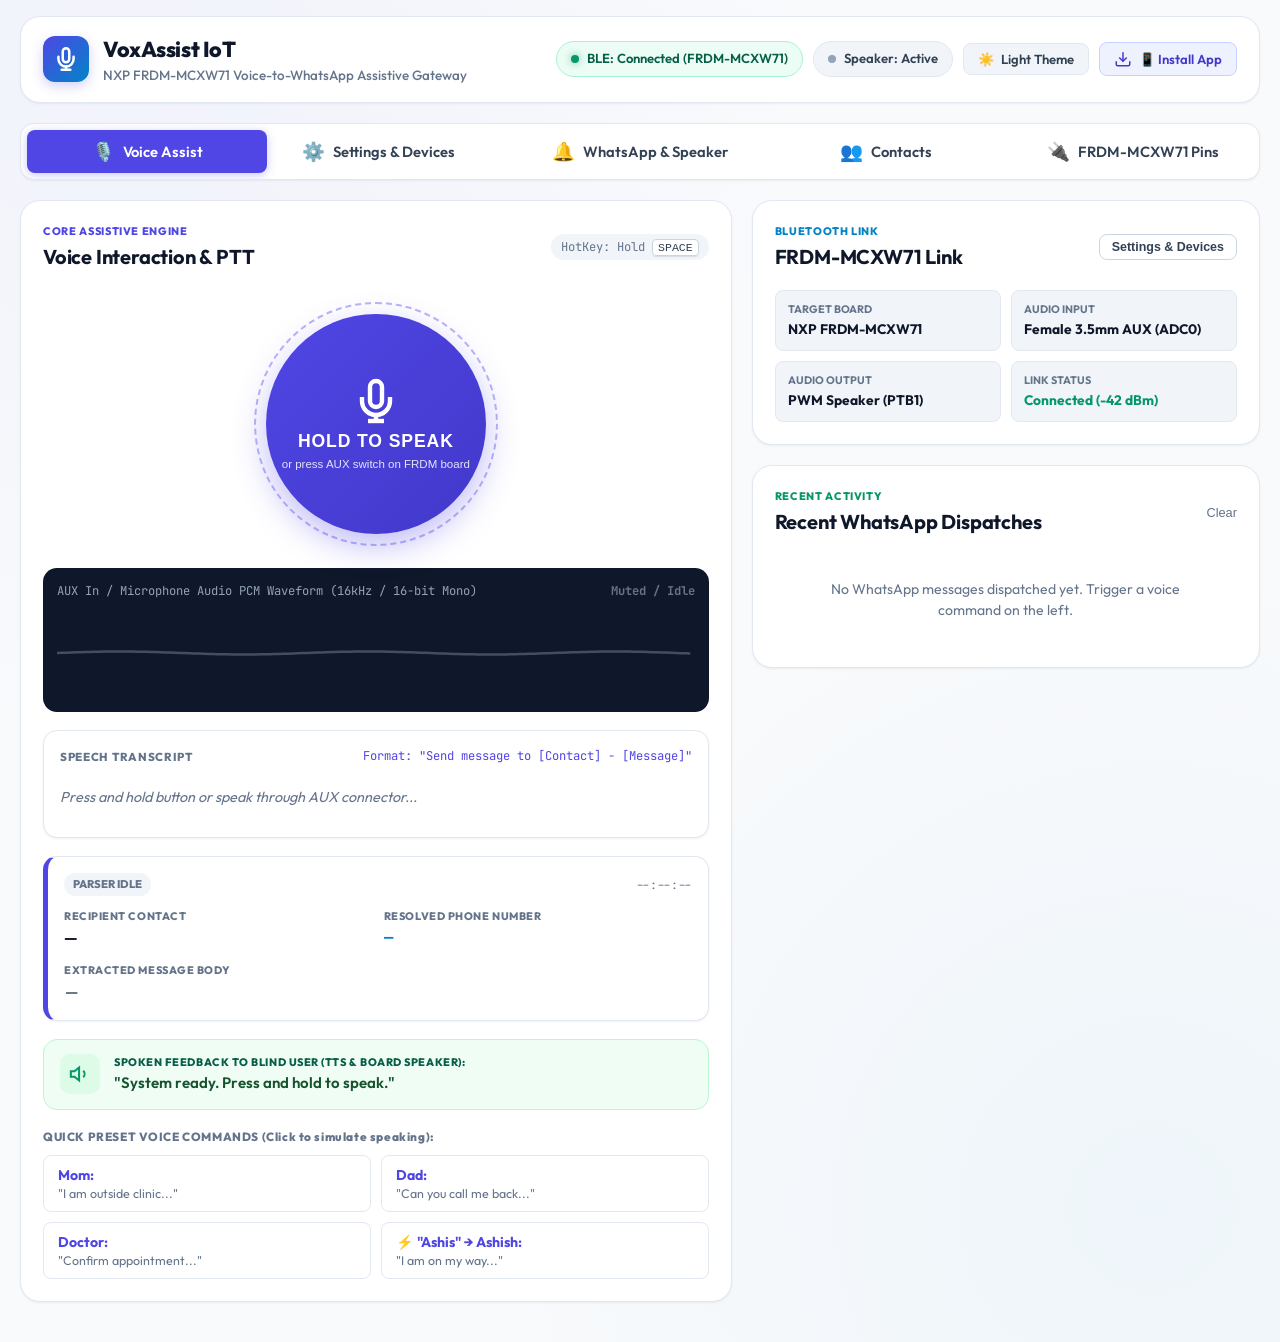
<file: index.html>
<!DOCTYPE html>
<html lang="en" data-theme="light">
<head>
  <meta charset="UTF-8">
  <meta name="viewport" content="width=device-width, initial-scale=1.0">
  <meta name="description" content="Assistive Voice-to-WhatsApp Companion for Blind Users - FRDM-MCXW71 Bluetooth BLE, Female AUX Input & Speaker Interface">
  <title>VoxAssist - NXP FRDM-MCXW71 Voice-to-WhatsApp Assistive Gateway</title>
  <link rel="manifest" href="manifest.json">
  <meta name="theme-color" content="#4f46e5">
  <link rel="apple-touch-icon" href="icon-192.png">
  <link rel="preconnect" href="https://fonts.googleapis.com">
  <link rel="preconnect" href="https://fonts.gstatic.com" crossorigin>
  <link href="https://fonts.googleapis.com/css2?family=Outfit:wght@300;400;500;600;700;800&family=JetBrains+Mono:wght@400;500;600&display=swap" rel="stylesheet">
  <link rel="stylesheet" href="style.css">
</head>
<body>
  <div class="app-container">
    <!-- Top Navigation Header -->
    <header class="app-header">
      <div class="brand">
        <div class="brand-icon">
          <svg width="26" height="26" viewBox="0 0 24 24" fill="none" stroke="currentColor" stroke-width="2.3" stroke-linecap="round" stroke-linejoin="round">
            <path d="M12 2a3 3 0 0 0-3 3v7a3 3 0 0 0 6 0V5a3 3 0 0 0-3-3Z"/>
            <path d="M19 10v2a7 7 0 0 1-14 0v-2"/>
            <line x1="12" y1="19" x2="12" y2="22"/>
            <line x1="8" x2="16" y1="22" y2="22"/>
          </svg>
        </div>
        <div>
          <h1>VoxAssist IoT</h1>
          <p class="subtitle">NXP FRDM-MCXW71 Voice-to-WhatsApp Assistive Gateway</p>
        </div>
      </div>

      <!-- Header Controls & Status -->
      <div class="header-status-group">
        <div class="status-pill connected" id="bleStatusPill" role="button" title="Click to view Connected & Nearby Bluetooth Devices in Settings">
          <span class="status-dot"></span>
          <span class="status-label" id="bleStatusPillLabel">BLE: Connected (FRDM-MCXW71)</span>
        </div>
        <div class="status-pill" id="ttsStatusPill">
          <span class="status-dot"></span>
          <span class="status-label">Speaker: Active</span>
        </div>
        <button class="settings-btn" id="themeToggleBtn" title="Toggle Light / Dark Contrast Theme">
          <span id="themeToggleIcon">☀️</span>
          <span id="themeToggleText">Light Theme</span>
        </button>
        <button class="settings-btn install-btn" id="installPwaBtn" title="Install VoxAssist on your Phone">
          <svg width="18" height="18" viewBox="0 0 24 24" fill="none" stroke="currentColor" stroke-width="2">
            <path d="M21 15v4a2 2 0 0 1-2 2H5a2 2 0 0 1-2-2v-4"/>
            <polyline points="7 10 12 15 17 10"/>
            <line x1="12" y1="15" x2="12" y2="3"/>
          </svg>
          <span id="installBtnText">📱 Install App</span>
        </button>
      </div>
    </header>

    <!-- Segmented Tab Navigation Bar -->
    <nav class="segmented-control" role="tablist" aria-label="Main Navigation Segments">
      <button class="segment-tab active" data-tab="voice" role="tab" aria-selected="true" id="tabBtnVoice">
        <span class="tab-icon">🎙️</span>
        <span class="tab-title">Voice Assist</span>
      </button>
      <button class="segment-tab" data-tab="settings" role="tab" aria-selected="false" id="tabBtnSettings">
        <span class="tab-icon">⚙️</span>
        <span class="tab-title">Settings & Devices</span>
        <span class="tab-counter" id="scannedCountBadge">0</span>
      </button>
      <button class="segment-tab" data-tab="replies" role="tab" aria-selected="false" id="tabBtnReplies">
        <span class="tab-icon">🔔</span>
        <span class="tab-title">WhatsApp & Speaker</span>
        <span class="tab-indicator-dot" id="replyNotifDot" hidden></span>
      </button>
      <button class="segment-tab" data-tab="contacts" role="tab" aria-selected="false" id="tabBtnContacts">
        <span class="tab-icon">👥</span>
        <span class="tab-title">Contacts</span>
      </button>
      <button class="segment-tab" data-tab="hardware" role="tab" aria-selected="false" id="tabBtnHw">
        <span class="tab-icon">🔌</span>
        <span class="tab-title">FRDM-MCXW71 Pins</span>
      </button>
    </nav>

    <!-- ===================================================================== -->
    <!-- TAB 1: Voice Assist & Push-to-Talk Engine                             -->
    <!-- ===================================================================== -->
    <main class="tab-view active" id="viewVoice">
      <div class="main-layout">
        <!-- Left Column: Core Voice Interaction & Accessibility Console -->
        <section class="panel voice-panel" aria-labelledby="voiceConsoleHeading">
          <div class="panel-header">
            <div class="panel-title-wrap">
              <span class="panel-badge primary">CORE ASSISTIVE ENGINE</span>
              <h2 id="voiceConsoleHeading">Voice Interaction & PTT</h2>
            </div>
            <span class="assistive-hint">HotKey: Hold <kbd>SPACE</kbd></span>
          </div>

          <!-- Tactile Push-To-Talk Button -->
          <div class="ptt-container">
            <button id="pttButton" class="ptt-btn" aria-label="Push to Talk. Press and hold to speak your message command.">
              <div class="ptt-ring-pulse"></div>
              <div class="ptt-inner">
                <svg class="mic-icon" width="48" height="48" viewBox="0 0 24 24" fill="none" stroke="currentColor" stroke-width="2.2">
                  <path d="M12 2a3 3 0 0 0-3 3v7a3 3 0 0 0 6 0V5a3 3 0 0 0-3-3Z"/>
                  <path d="M19 10v2a7 7 0 0 1-14 0v-2"/>
                  <line x1="12" x2="12" y1="19" y2="22"/>
                  <line x1="8" x2="16" y1="22" y2="22"/>
                </svg>
                <span class="ptt-text" id="pttLabel">HOLD TO SPEAK</span>
                <span class="ptt-subtext" id="pttSubLabel">or press AUX switch on FRDM board</span>
              </div>
            </button>
          </div>

          <!-- Live Audio Waveform Canvas -->
          <div class="waveform-card">
            <div class="waveform-header">
              <span>AUX In / Microphone Audio PCM Waveform (16kHz / 16-bit Mono)</span>
              <span class="level-indicator" id="micLevelLabel">0 dB</span>
            </div>
            <canvas id="waveformCanvas" width="540" height="90"></canvas>
          </div>

          <!-- Live Transcription & NLP Parser Box -->
          <div class="transcription-card">
            <div class="card-label-row">
              <span class="card-label">SPEECH TRANSCRIPT</span>
              <span class="format-rule">Format: "Send message to [Contact] - [Message]"</span>
            </div>
            <div class="transcript-display" id="transcriptDisplay" role="status" aria-live="polite">
              <p class="placeholder-text">Press and hold button or speak through AUX connector...</p>
            </div>
          </div>

          <!-- Parsed Intent Result Card -->
          <div class="intent-card" id="intentCard">
            <div class="intent-header">
              <span class="intent-status-badge" id="intentStatusBadge">PARSER IDLE</span>
              <span class="timestamp" id="intentTime">--:--:--</span>
            </div>
            <div class="intent-grid">
              <div class="intent-item">
                <span class="intent-label">RECIPIENT CONTACT</span>
                <div class="intent-value" id="intentContact">—</div>
              </div>
              <div class="intent-item">
                <span class="intent-label">RESOLVED PHONE NUMBER</span>
                <div class="intent-value number" id="intentPhone">—</div>
              </div>
              <div class="intent-item full-width">
                <span class="intent-label">EXTRACTED MESSAGE BODY</span>
                <div class="intent-value message" id="intentMessage">—</div>
              </div>
            </div>
          </div>

          <!-- Spoken Feedback Announcement Banner -->
          <div class="speech-announcement-card" id="announcementCard">
            <div class="audio-feedback-icon">
              <svg width="22" height="22" viewBox="0 0 24 24" fill="none" stroke="currentColor" stroke-width="2.2">
                <polygon points="11 5 6 9 2 9 2 15 6 15 11 19 11 5"/>
                <path d="M15.54 8.46a5 5 0 0 1 0 7.07"/>
              </svg>
            </div>
            <div class="speech-text-wrap">
              <span class="speech-label">SPOKEN FEEDBACK TO BLIND USER (TTS & BOARD SPEAKER):</span>
              <p class="speech-content" id="speechFeedbackText">"System ready. Press and hold to speak."</p>
            </div>
          </div>

          <!-- Preset Voice Scenarios -->
          <div class="presets-section">
            <div class="presets-header">
              <span>QUICK PRESET VOICE COMMANDS (Click to simulate speaking):</span>
            </div>
            <div class="presets-grid">
              <button class="preset-btn" data-command="Send message to Mom - I am outside the clinic, please pick me up">
                <span class="preset-contact">Mom:</span>
                <span class="preset-msg">"I am outside clinic..."</span>
              </button>
              <button class="preset-btn" data-command="Send message to Dad - Can you call me back when you are free">
                <span class="preset-contact">Dad:</span>
                <span class="preset-msg">"Can you call me back..."</span>
              </button>
              <button class="preset-btn" data-command="Send message to Doctor - Can we confirm my appointment for tomorrow">
                <span class="preset-contact">Doctor:</span>
                <span class="preset-msg">"Confirm appointment..."</span>
              </button>
              <button class="preset-btn test-closest-btn" data-command="Send message to Ashis I am on my way see you soon" title="Tests misrecognized 'Ashis' -> resolves to closest contact 'Ashish Shettigar'">
                <span class="preset-contact">⚡ "Ashis" &rarr; Ashish:</span>
                <span class="preset-msg">"I am on my way..."</span>
              </button>
            </div>
          </div>
        </section>

        <!-- Right Side: Mini Summary Cards -->
        <section class="side-layout">
          <!-- Active MCU Connection Card -->
          <div class="panel hardware-panel">
            <div class="panel-header">
              <div class="panel-title-wrap">
                <span class="panel-badge cyan">BLUETOOTH LINK</span>
                <h2>FRDM-MCXW71 Link</h2>
              </div>
              <button class="small-outline-btn" id="quickOpenBleTabBtn">Settings & Devices</button>
            </div>
            <div class="hw-spec-grid">
              <div class="spec-card">
                <span class="spec-label">Target Board</span>
                <span class="spec-value">NXP FRDM-MCXW71</span>
              </div>
              <div class="spec-card">
                <span class="spec-label">Audio Input</span>
                <span class="spec-value">Female 3.5mm AUX (ADC0)</span>
              </div>
              <div class="spec-card">
                <span class="spec-label">Audio Output</span>
                <span class="spec-value">PWM Speaker (PTB1)</span>
              </div>
              <div class="spec-card">
                <span class="spec-label">Link Status</span>
                <span class="spec-value highlight" id="quickBleStateLabel">Connected (-42 dBm)</span>
              </div>
            </div>
          </div>

          <!-- Quick WhatsApp Outbox -->
          <div class="panel outbox-panel">
            <div class="panel-header">
              <div class="panel-title-wrap">
                <span class="panel-badge emerald">RECENT ACTIVITY</span>
                <h2>Recent WhatsApp Dispatches</h2>
              </div>
              <button class="clear-btn" id="clearOutboxBtn">Clear</button>
            </div>
            <div class="outbox-list" id="outboxList">
              <p class="empty-state">No WhatsApp messages dispatched yet. Trigger a voice command on the left.</p>
            </div>
          </div>
        </section>
      </div>
    </main>

    <!-- ===================================================================== -->
    <!-- TAB 2: Settings & Connected Devices Section                           -->
    <!-- ===================================================================== -->
    <section class="tab-view" id="viewSettings" aria-labelledby="settingsHeading">
      <div class="settings-layout">
        <!-- Section Header -->
        <div class="settings-top-bar">
          <div>
            <span class="panel-badge primary">SYSTEM CONFIGURATION</span>
            <h2 id="settingsHeading">Settings & Connected Devices</h2>
            <p class="settings-subtitle">Manage microcontroller Bluetooth links, nearby peripherals, speech options, and accessibility gateways.</p>
          </div>
          <div class="settings-top-actions">
            <button class="btn-scan" id="startScanBtn">
              <span class="scan-radar-icon" id="scanRadarIcon"></span>
              <span id="scanBtnText">🔍 Scan Nearby Devices</span>
            </button>
            <button class="btn-secondary-sm" id="stopScanBtn">⏹ Stop</button>
          </div>
        </div>

        <!-- 1. Connected Devices Section (Active MCU) -->
        <div class="settings-card highlight-card">
          <div class="settings-card-header">
            <div class="card-title-group">
              <div class="icon-circle success">
                <svg width="22" height="22" viewBox="0 0 24 24" fill="none" stroke="currentColor" stroke-width="2.3">
                  <path d="M5 12.55a11 11 0 0 1 14.08 0"/>
                  <path d="M1.42 9a16 16 0 0 1 21.16 0"/>
                  <path d="M8.53 16.11a6 6 0 0 1 6.95 0"/>
                  <line x1="12" y1="20" x2="12.01" y2="20"/>
                </svg>
              </div>
              <div>
                <h3>Connected Microcontroller</h3>
                <p class="card-desc">Active Bluetooth Low Energy (BLE 5.3) GATT connection for AUX audio & speaker</p>
              </div>
            </div>
            <span class="connection-live-pill" id="mcuLivePill">● Connected (GATT Ready)</span>
          </div>

          <!-- Connected Device Specs Grid -->
          <div class="connected-specs-grid">
            <div class="conn-spec-box">
              <span class="conn-spec-label">Device Name</span>
              <span class="conn-spec-val" id="connectedNameDisplay">FRDM-MCXW71-VOX</span>
            </div>
            <div class="conn-spec-box">
              <span class="conn-spec-label">MAC Address</span>
              <span class="conn-spec-val mono">00:04:9F:8A:2B:10</span>
            </div>
            <div class="conn-spec-box">
              <span class="conn-spec-label">Negotiated MTU</span>
              <span class="conn-spec-val mono">512 Bytes</span>
            </div>
            <div class="conn-spec-box">
              <span class="conn-spec-label">Signal Strength</span>
              <span class="conn-spec-val highlight" id="mcuRssiDisplay">-42 dBm (Excellent)</span>
            </div>
          </div>

          <!-- Connected Device Action Bar -->
          <div class="connected-actions-row">
            <button class="btn-outline-primary" id="pingSpeakerBtn">🔊 Ping Board Speaker</button>
            <button class="btn-outline-primary" id="reconnectMcuBtn">⚡ Quick Reconnect</button>
            <button class="btn-outline-danger" id="disconnectBleBtn">Disconnect</button>
          </div>
        </div>

        <!-- 2. Nearby Bluetooth Devices Section -->
        <div class="settings-card">
          <div class="settings-card-header">
            <div class="card-title-group">
              <div class="icon-circle primary">
                <svg width="22" height="22" viewBox="0 0 24 24" fill="none" stroke="currentColor" stroke-width="2.3">
                  <circle cx="12" cy="12" r="10"/>
                  <line x1="2" y1="12" x2="22" y2="12"/>
                  <path d="M12 2a15.3 15.3 0 0 1 4 10 15.3 15.3 0 0 1-4 10 15.3 15.3 0 0 1-4-10 15.3 15.3 0 0 1 4-10z"/>
                </svg>
              </div>
              <div>
                <h3>Nearby Bluetooth Devices</h3>
                <p class="card-desc">All wireless peripherals and microcontrollers discovered in your area (<span id="devicesListCount">0</span> found)</p>
              </div>
            </div>

            <!-- Filter Controls -->
            <div class="nearby-filter-group">
              <button class="filter-chip active" id="filterAllDevices">All Devices</button>
              <button class="filter-chip" id="filterTargetMcu">FRDM Microcontrollers Only</button>
              <button class="web-ble-pair-btn" id="webBlePairBtn" title="Use Chrome Web Bluetooth API dialog">🌐 Web BLE Dialog</button>
            </div>
          </div>

          <!-- Nearby Devices Dynamic Grid -->
          <div class="devices-grid" id="devicesGrid">
            <!-- Populated dynamically via app.js -->
          </div>
        </div>

        <!-- 3. Audio, Voice & Accessibility Settings -->
        <div class="settings-grid-two-col">
          <!-- Voice & Speech Configuration -->
          <div class="settings-card">
            <div class="settings-card-header">
              <div class="card-title-group">
                <div class="icon-circle purple">
                  <svg width="20" height="20" viewBox="0 0 24 24" fill="none" stroke="currentColor" stroke-width="2">
                    <polygon points="11 5 6 9 2 9 2 15 6 15 11 19 11 5"/>
                    <path d="M15.54 8.46a5 5 0 0 1 0 7.07"/>
                    <path d="M19.07 4.93a10 10 0 0 1 0 14.14"/>
                  </svg>
                </div>
                <div>
                  <h3>Voice & Audio Output</h3>
                  <p class="card-desc">Accessibility spoken feedback options</p>
                </div>
              </div>
            </div>

            <div class="settings-form">
              <div class="setting-item-row">
                <div>
                  <strong>Spoken TTS Feedback</strong>
                  <p class="setting-hint">Speaks all confirmations and errors aloud for blind users</p>
                </div>
                <label class="toggle-switch">
                  <input type="checkbox" id="voiceFeedbackToggle" checked>
                  <span class="slider"></span>
                </label>
              </div>

              <div class="setting-item-row">
                <div>
                  <strong>Speech Rate</strong>
                  <p class="setting-hint">Speed of spoken voice announcements</p>
                </div>
                <select id="speechRateSelect" class="form-select">
                  <option value="0.85">Slow (0.85x)</option>
                  <option value="1.0" selected>Normal (1.0x)</option>
                  <option value="1.2">Fast (1.2x)</option>
                  <option value="1.4">Very Fast (1.4x)</option>
                </select>
              </div>

              <div class="setting-item-row">
                <div>
                  <strong>Microcontroller Speaker Tones</strong>
                  <p class="setting-hint">Acoustic chime melodies on PTB1 (Arduino D3)</p>
                </div>
                <button class="btn-secondary-sm" id="testSpkChimeSettingsBtn">Play Test Tone</button>
              </div>
            </div>
          </div>

          <!-- WhatsApp Automation Gateways -->
          <div class="settings-card">
            <div class="settings-card-header">
              <div class="card-title-group">
                <div class="icon-circle emerald">
                  <svg width="20" height="20" viewBox="0 0 24 24" fill="none" stroke="currentColor" stroke-width="2">
                    <path d="M21 11.5a8.38 8.38 0 0 1-.9 3.8 8.5 8.5 0 0 1-7.6 4.7 8.38 8.38 0 0 1-3.8-.9L3 21l1.9-5.7a8.38 8.38 0 0 1-.9-3.8 8.5 8.5 0 0 1 4.7-7.6 8.38 8.38 0 0 1 3.8-.9h.5a8.48 8.48 0 0 1 8 8v.5z"/>
                  </svg>
                </div>
                <div>
                  <h3>WhatsApp Assistive Services</h3>
                  <p class="card-desc">Zero-touch auto-sending and reply interception</p>
                </div>
              </div>
            </div>

            <div class="settings-form">
              <div class="setting-item-row">
                <div>
                  <strong>Hands-Free Auto-Send</strong>
                  <p class="setting-hint">Clicks "Send" in WhatsApp without touching screen</p>
                </div>
                <button class="btn-secondary-sm" id="openA11ySettingsBtn">Configure Access</button>
              </div>

              <div class="setting-item-row">
                <div>
                  <strong>WhatsApp Notification Listener</strong>
                  <p class="setting-hint">Announces incoming WhatsApp messages through speaker</p>
                </div>
                <button class="btn-secondary-sm" id="openNotifSettingsBtn">Configure Access</button>
              </div>

              <div class="setting-item-row">
                <div>
                  <strong>Interactive Query Readout</strong>
                  <p class="setting-hint">Reads reply when you say "What is the reply"</p>
                </div>
                <span class="status-badge success">Active ✓</span>
              </div>
            </div>
          </div>
        </div>

        <!-- 4. Live Protocol Stream Log -->
        <div class="ble-terminal-wrap">
          <div class="terminal-header">
            <span>COMMUNICATION PROTOCOL & TELEMETRY LOG</span>
            <span class="tx-badge" id="txPktCount">TX: 0 pkts</span>
          </div>
          <div class="terminal-output" id="blePacketLog">
            <div class="log-line sys">[BLE] Initializing BLE Manager & GATT client...</div>
            <div class="log-line sys">[GATT] Target Service: 0000FFF0-0000-1000-8000-00805F9B34FB</div>
            <div class="log-line success">[BLE] Connected to FRDM-MCXW71-VOX (RSSI: -42 dBm, MTU: 512).</div>
          </div>
        </div>
      </div>
    </section>

    <!-- ===================================================================== -->
    <!-- TAB 3: WhatsApp Replies & Interactive Speaker Audio Feedback          -->
    <!-- ===================================================================== -->
    <section class="tab-view" id="viewReplies" aria-labelledby="repliesHeading">
      <div class="main-layout">
        <!-- Left: Incoming WhatsApp Replies Feed -->
        <section class="panel">
          <div class="panel-header">
            <div class="panel-title-wrap">
              <span class="panel-badge emerald">WHATSAPP NOTIFICATIONS</span>
              <h2 id="repliesHeading">Incoming Messages & Speaker</h2>
            </div>
            <button class="small-outline-btn" id="simulateReplyMomBtn">+ Test Reply from Mom</button>
          </div>

          <!-- Notification Listener Service Status Banner -->
          <div class="notif-listener-banner" id="notifListenerBanner">
            <div class="notif-icon">🔔</div>
            <div class="notif-text">
              <strong>WhatsApp Notification Listener:</strong>
              <span id="notifStatusDesc">Intercepts incoming WhatsApp replies and announces them via speaker.</span>
            </div>
            <button class="enable-notif-btn" id="enableNotifBtn">Enable Access</button>
          </div>

          <!-- Interactive Voice Query Test Hero -->
          <div class="voice-query-hero">
            <div class="query-hero-header">
              <span class="hero-badge">INTERACTIVE VOICE QUERY</span>
              <h3>Ask: "Read out" or "What is the reply"</h3>
            </div>
            <p class="query-explainer">
              When someone sends you a message on WhatsApp, VoxAssist announces: <em>"New message from [Contact]"</em> through the phone and microcontroller speaker. You can then ask:
            </p>
            <div class="query-chips-row">
              <button class="query-test-chip" data-query="What is the reply">🗣️ "What is the reply?"</button>
              <button class="query-test-chip" data-query="Read out">🗣️ "Read out"</button>
              <button class="query-test-chip" data-query="Read the reply from WhatsApp">🗣️ "Read the reply"</button>
            </div>

            <!-- Active Readout Display Box -->
            <div class="readout-box" id="readoutBox">
              <div class="readout-label">LAST READOUT AUDIO STREAM:</div>
              <div class="readout-content" id="readoutContent">"No reply queried yet. Tap a button above or speak your command."</div>
            </div>
          </div>

          <!-- Incoming Messages List -->
          <div class="incoming-feed-header">
            <span>INCOMING WHATSAPP REPLIES LOG</span>
            <span class="feed-count" id="feedCountBadge">0 replies</span>
          </div>
          <div class="replies-list" id="repliesList">
            <p class="empty-state">No incoming WhatsApp replies yet. Click "+ Test Reply from Mom" above to test the speaker announcement!</p>
          </div>
        </section>

        <!-- Right: Speaker Hardware & Notification Telemetry -->
        <section class="side-layout">
          <div class="panel">
            <div class="panel-header">
              <div class="panel-title-wrap">
                <span class="panel-badge purple">SPEAKER SUBSYSTEM</span>
                <h2>Audio Output (FRDM-MCXW71)</h2>
              </div>
            </div>

            <div class="speaker-spec-card">
              <div class="spk-diagram">
                <div class="spk-chip">FRDM-MCXW71 (PTB1 PWM)</div>
                <div class="spk-arrow">&rarr;</div>
                <div class="spk-chip">PAM8403 / MAX98357A Amp</div>
                <div class="spk-arrow">&rarr;</div>
                <div class="spk-chip highlight">8Ω 2W Speaker</div>
              </div>
              <ul class="spk-features-list">
                <li>🔊 <strong>Notification Chime:</strong> High double acoustic tone on new WhatsApp message (Opcode <code>0x10</code>)</li>
                <li>🗣️ <strong>Spoken Readout:</strong> Reply text spoken aloud through phone TTS & streamed to board (Opcode <code>0x20</code>)</li>
                <li>🔇 <strong>Mute Control:</strong> PTB2 pin keeps amplifier silent until audio is played, preventing hiss.</li>
              </ul>
            </div>

            <!-- Test Speaker Tones -->
            <div class="speaker-test-row">
              <button class="buf-btn test-btn" id="testSpkChimeBtn">🔔 Test Notification Chime</button>
              <button class="buf-btn flush-btn" id="testSpkReadoutBtn">📢 Test Spoken Readout</button>
            </div>
          </div>
        </section>
      </div>
    </section>

    <!-- ===================================================================== -->
    <!-- TAB 4: Phone Contacts & Address Book                                   -->
    <!-- ===================================================================== -->
    <section class="tab-view" id="viewContacts" aria-labelledby="contactsHeading">
      <div class="panel contacts-panel">
        <div class="panel-header">
          <div class="panel-title-wrap">
            <span class="panel-badge purple">ADDRESS BOOK</span>
            <h2 id="contactsHeading">Resolved Phone Contacts</h2>
          </div>
          <button class="add-contact-btn" id="openAddContactBtn">+ Add Contact</button>
        </div>

        <!-- Contacts Search Bar -->
        <div class="contacts-search-box">
          <div class="search-input-wrapper">
            <svg class="search-icon" width="16" height="16" viewBox="0 0 24 24" fill="none" stroke="currentColor" stroke-width="2">
              <circle cx="11" cy="11" r="8"/>
              <line x1="21" y1="21" x2="16.65" y2="16.65"/>
            </svg>
            <input type="text" id="contactSearchInput" placeholder="Search name, phone, or relation (e.g. Alex, Mom)..." aria-label="Search contacts" autocomplete="off">
            <button id="voiceSearchBtn" class="voice-search-btn" title="Voice Search Contact">
              <svg width="15" height="15" viewBox="0 0 24 24" fill="none" stroke="currentColor" stroke-width="2">
                <path d="M12 1a3 3 0 0 0-3 3v8a3 3 0 0 0 6 0V4a3 3 0 0 0-3-3z"/>
                <path d="M19 10v2a7 7 0 0 1-14 0v-2"/>
                <line x1="12" y1="19" x2="12" y2="23"/>
                <line x1="8" y1="23" x2="16" y2="23"/>
              </svg>
            </button>
            <button id="clearSearchBtn" class="clear-search-btn" title="Clear search" hidden>&times;</button>
          </div>
          <div class="contacts-meta-row">
            <span class="contacts-count" id="contactsCountBadge">6 contacts</span>
            <span class="search-hint">💡 Tap contact to auto-send message</span>
          </div>
        </div>

        <!-- Category Filter Chips -->
        <div class="contact-filter-chips" id="contactFilterChips">
          <button class="filter-chip active" data-filter="all">All</button>
          <button class="filter-chip" data-filter="Family">Family</button>
          <button class="filter-chip" data-filter="Medical">Medical</button>
          <button class="filter-chip" data-filter="Friend">Friends</button>
          <button class="filter-chip" data-filter="Caregiver">Caregiver</button>
        </div>

        <!-- Hands-Free WhatsApp Auto-Send Banner -->
        <div class="a11y-banner" id="a11yBanner">
          <div class="a11y-icon">⚡</div>
          <div class="a11y-text">
            <strong>Hands-Free Auto-Send:</strong>
            <span>Auto-clicks "Send" in WhatsApp without touching the screen.</span>
          </div>
          <button class="enable-a11y-btn" id="enableA11yBtn">Enable</button>
        </div>

        <div class="contacts-list" id="contactsList">
          <!-- Dynamically populated via app.js -->
        </div>
      </div>
    </section>

    <!-- ===================================================================== -->
    <!-- TAB 5: FRDM-MCXW71 Hardware Pinout & Wiring Specifications             -->
    <!-- ===================================================================== -->
    <section class="tab-view" id="viewHardware" aria-labelledby="hardwareHeading">
      <div class="panel hardware-panel">
        <div class="panel-header">
          <div class="panel-title-wrap">
            <span class="panel-badge cyan">HARDWARE SPECIFICATIONS</span>
            <h2 id="hardwareHeading">NXP FRDM-MCXW71 Pin Connections</h2>
          </div>
        </div>

        <!-- Pinout Table: Female 3.5mm AUX Connector -->
        <div class="pinout-section">
          <h3>1. Female 3.5mm AUX Connector Interfacing (Audio In & Push-to-Talk)</h3>
          <p class="pinout-desc">
            Connects standard 3.5mm TRS / TRRS audio cables or external microphones to the FRDM-MCXW71 board:
          </p>
          <div class="table-responsive">
            <table class="pinout-table">
              <thead>
                <tr>
                  <th>AUX Connector Pin</th>
                  <th>Signal Function</th>
                  <th>FRDM-MCXW71 Pin</th>
                  <th>Arduino Header</th>
                  <th>Circuit Description</th>
                </tr>
              </thead>
              <tbody>
                <tr>
                  <td><strong>Tip</strong></td>
                  <td>Audio Left / Mono In</td>
                  <td><strong>PTA16</strong></td>
                  <td><strong>A0</strong></td>
                  <td>LPADC0 Channel 0 (AC-coupled via 10µF cap, 10k/10k bias to 3.3V)</td>
                </tr>
                <tr>
                  <td><strong>Ring 1</strong></td>
                  <td>Audio Right / Jack Detect</td>
                  <td><strong>PTA21</strong></td>
                  <td><strong>D2</strong></td>
                  <td>GPIO Digital Input with internal pull-up (detects cable insertion)</td>
                </tr>
                <tr>
                  <td><strong>Ring 2</strong></td>
                  <td>Ground</td>
                  <td><strong>GND</strong></td>
                  <td><strong>GND</strong></td>
                  <td>Common Analog & Digital Ground reference</td>
                </tr>
                <tr>
                  <td><strong>Sleeve</strong></td>
                  <td>Mic / Inline PTT Button</td>
                  <td><strong>PTB0</strong></td>
                  <td><strong>D4</strong></td>
                  <td>GPIO Digital Input with internal pull-up (Active LOW on button press)</td>
                </tr>
              </tbody>
            </table>
          </div>
        </div>

        <!-- Pinout Table: Speaker Subsystem -->
        <div class="pinout-section" style="margin-top: 24px;">
          <h3>2. Speaker & Audio Output Interfacing</h3>
          <p class="pinout-desc">
            Drives an 8Ω 1W-2W speaker via PAM8403 Class-D amplifier or MAX98357A I2S amplifier:
          </p>
          <div class="table-responsive">
            <table class="pinout-table">
              <thead>
                <tr>
                  <th>Component Pin</th>
                  <th>Signal Function</th>
                  <th>FRDM-MCXW71 Pin</th>
                  <th>Arduino Header</th>
                  <th>Circuit Description</th>
                </tr>
              </thead>
              <tbody>
                <tr>
                  <td><strong>Amp Audio IN+</strong></td>
                  <td>PWM Audio Output</td>
                  <td><strong>PTB1</strong></td>
                  <td><strong>D3</strong></td>
                  <td>CTIMER0 PWM Match 1 output (through 1kΩ + 10nF RC low-pass filter)</td>
                </tr>
                <tr>
                  <td><strong>Amp SHDN / Mute</strong></td>
                  <td>Amplifier Mute</td>
                  <td><strong>PTB2</strong></td>
                  <td><strong>D5</strong></td>
                  <td>GPIO Output (High = Active / Unmute, Low = Shutdown / Anti-pop)</td>
                </tr>
                <tr>
                  <td><strong>Amp VDD</strong></td>
                  <td>Power Supply (5V / 3.3V)</td>
                  <td><strong>5V / 3.3V</strong></td>
                  <td><strong>5V / 3.3V</strong></td>
                  <td>Direct power rail from FRDM board header</td>
                </tr>
                <tr>
                  <td><strong>Amp GND</strong></td>
                  <td>Ground</td>
                  <td><strong>GND</strong></td>
                  <td><strong>GND</strong></td>
                  <td>Common Ground</td>
                </tr>
                <tr>
                  <td><strong>Speaker (+ / -)</strong></td>
                  <td>Speaker Differential</td>
                  <td><strong>SPK+ / SPK-</strong></td>
                  <td><strong>—</strong></td>
                  <td>Connected across PAM8403 output terminals to 8Ω speaker</td>
                </tr>
              </tbody>
            </table>
          </div>
        </div>

        <!-- MCU Live Buffer Telemetry Card -->
        <div class="mcu-buffer-card" id="mcuBufferCard" style="margin-top: 24px;">
          <div class="buffer-card-header">
            <div class="buffer-title-wrap">
              <span class="buffer-pulse-dot" id="bufferPulseDot"></span>
              <span class="buffer-card-title">BLE DATA BUFFER ENGINE (FRDM-MCXW71 &rarr; PHONE)</span>
            </div>
            <span class="buffer-status-badge idle" id="bufferStatusBadge">BUFFER IDLE</span>
          </div>

          <!-- Buffer Metrics Grid -->
          <div class="buffer-metrics-grid">
            <div class="buf-metric">
              <span class="buf-metric-label">PACKETS</span>
              <span class="buf-metric-val" id="bufPacketCount">0 pkts</span>
            </div>
            <div class="buf-metric">
              <span class="buf-metric-label">BUFFER SIZE</span>
              <span class="buf-metric-val" id="bufByteCount">0 KB</span>
            </div>
            <div class="buf-metric">
              <span class="buf-metric-label">BLE LINK</span>
              <span class="buf-metric-val highlight" id="bleStateLabel">Connected</span>
            </div>
            <div class="buf-metric">
              <span class="buf-metric-label">GATT RSSI</span>
              <span class="buf-metric-val" id="bleRssiLabel">-42 dBm</span>
            </div>
          </div>

          <!-- Buffer Progress Bar -->
          <div class="buffer-progress-wrap">
            <div class="buffer-progress-bar" id="bufferProgressBar" style="width: 0%;"></div>
          </div>

          <!-- Payload Preview -->
          <div class="buffer-preview-wrap">
            <span class="buf-preview-label">ACCUMULATED BUFFER PAYLOAD (PCM / TEXT):</span>
            <div class="buffer-preview-box" id="bufferPreviewBox">Buffer is empty. Waiting for AUX PTT trigger...</div>
          </div>

          <!-- Actions -->
          <div class="buffer-actions-row">
            <button class="buf-btn test-btn" id="simulateBlePttBtn">
              <span>⚡ Test AUX Voice Stream</span>
            </button>
            <button class="buf-btn flush-btn" id="flushBufferBtn">
              <span>🚀 Flush & Send</span>
            </button>
            <button class="buf-btn clear-btn-sm" id="clearBufferBtn">
              <span>Clear</span>
            </button>
          </div>
        </div>
      </div>
    </section>

    <!-- Modal: Add New Contact -->
    <div class="modal-backdrop" id="contactModalBackdrop" hidden>
      <div class="modal-card" role="dialog" aria-modal="true" aria-labelledby="modalTitle">
        <div class="modal-header">
          <h3 id="modalTitle">Add New Contact</h3>
          <button class="close-modal-btn" id="closeModalBtn" aria-label="Close dialog">&times;</button>
        </div>
        <form id="addContactForm">
          <div class="form-group">
            <label for="newContactName">Contact Name / Nickname</label>
            <input type="text" id="newContactName" placeholder="e.g. Sister, John, Caregiver" required>
          </div>
          <div class="form-group">
            <label for="newContactPhone">Mobile Phone Number (WhatsApp)</label>
            <input type="tel" id="newContactPhone" placeholder="e.g. 9876543210 or +919876543210" required>
          </div>
          <div class="form-group">
            <label for="newContactRelation">Relationship / Note</label>
            <input type="text" id="newContactRelation" placeholder="e.g. Family, Doctor, Neighbor">
          </div>
          <div class="modal-actions">
            <button type="button" class="btn-secondary" id="cancelModalBtn">Cancel</button>
            <button type="submit" class="btn-primary">Save Contact</button>
          </div>
        </form>
      </div>
    </div>
  </div>

  <script src="app.js"></script>
</body>
</html>
</file>
<file: style.css>
/* ==========================================================================
   VoxAssist - Professional Assistive Voice-to-WhatsApp Gateway
   Theme: Crisp High-Contrast Accessible White Theme (Light Mode Default)
   ========================================================================== */

:root {
  /* Crisp Professional White Theme (Default) */
  --bg-primary: #f8fafc;
  --bg-secondary: #f1f5f9;
  --bg-surface: #ffffff;
  --bg-surface-elevated: #ffffff;
  --bg-glass: rgba(255, 255, 255, 0.95);
  --bg-glass-card: #ffffff;

  --border-subtle: #e2e8f0;
  --border-medium: #cbd5e1;
  --border-focus: #4f46e5;

  /* Primary Brand & Status Accents */
  --accent-primary: #4f46e5;       /* Deep Indigo */
  --accent-primary-hover: #4338ca;
  --accent-cyan: #0284c7;          /* Sky Blue */
  --accent-cyan-glow: rgba(2, 132, 199, 0.15);
  --accent-emerald: #059669;       /* WhatsApp Emerald */
  --accent-emerald-glow: rgba(5, 150, 105, 0.18);
  --accent-rose: #e11d48;          /* Crimson / Danger */
  --accent-rose-glow: rgba(225, 29, 72, 0.18);
  --accent-amber: #d97706;         /* Amber */
  --accent-purple: #7c3aed;        /* Violet */

  /* High-Contrast Accessible Typography */
  --text-main: #0f172a;            /* Deep Slate / Black */
  --text-secondary: #334155;       /* Slate Dark Gray */
  --text-muted: #64748b;           /* Slate Mid-Tone */
  --text-highlight: #020617;       /* Pure Dark Slate */

  /* Professional Soft Elevation Shadows */
  --shadow-sm: 0 1px 3px 0 rgba(0, 0, 0, 0.05), 0 1px 2px -1px rgba(0, 0, 0, 0.04);
  --shadow-md: 0 4px 16px -2px rgba(15, 23, 42, 0.06), 0 2px 6px -1px rgba(15, 23, 42, 0.03);
  --shadow-lg: 0 10px 25px -4px rgba(15, 23, 42, 0.08), 0 4px 10px -2px rgba(15, 23, 42, 0.04);
  --shadow-glow: 0 0 25px rgba(79, 70, 229, 0.16);

  /* Fonts */
  --font-main: 'Outfit', -apple-system, BlinkMacSystemFont, 'Segoe UI', Roboto, sans-serif;
  --font-mono: 'JetBrains Mono', 'Fira Code', monospace;

  /* Layout Constants */
  --radius-sm: 8px;
  --radius-md: 14px;
  --radius-lg: 20px;
  --radius-full: 9999px;
  --transition: all 0.2s cubic-bezier(0.16, 1, 0.3, 1);
}

/* Dark Theme Fallback (Toggleable) */
[data-theme="dark"] {
  --bg-primary: #090d16;
  --bg-secondary: #0f172a;
  --bg-surface: #1e293b;
  --bg-surface-elevated: #283548;
  --bg-glass: rgba(30, 41, 59, 0.88);
  --bg-glass-card: rgba(15, 23, 42, 0.88);

  --border-subtle: rgba(148, 163, 184, 0.14);
  --border-medium: rgba(148, 163, 184, 0.25);
  --border-focus: rgba(99, 102, 241, 0.7);

  --text-main: #f8fafc;
  --text-secondary: #cbd5e1;
  --text-muted: #94a3b8;
  --text-highlight: #ffffff;

  --shadow-sm: 0 2px 8px rgba(0, 0, 0, 0.3);
  --shadow-md: 0 8px 24px -4px rgba(0, 0, 0, 0.45);
}

/* Global Reset */
*, *::before, *::after {
  box-sizing: border-box;
  margin: 0;
  padding: 0;
}

body {
  font-family: var(--font-main);
  background: var(--bg-primary);
  background-image: 
    radial-gradient(circle at 10% 5%, rgba(79, 70, 229, 0.04) 0%, transparent 40%),
    radial-gradient(circle at 90% 90%, rgba(2, 132, 199, 0.04) 0%, transparent 40%);
  color: var(--text-main);
  min-height: 100vh;
  line-height: 1.5;
  -webkit-font-smoothing: antialiased;
  overflow-x: hidden;
}

/* Container */
.app-container {
  max-width: 1440px;
  margin: 0 auto;
  padding: 16px 20px 40px;
  display: flex;
  flex-direction: column;
  gap: 20px;
}

/* ==========================================================================
   Header Component
   ========================================================================== */
.app-header {
  display: flex;
  align-items: center;
  justify-content: space-between;
  padding: 16px 22px;
  background: var(--bg-surface);
  border: 1px solid var(--border-subtle);
  border-radius: var(--radius-lg);
  box-shadow: var(--shadow-sm);
  flex-wrap: wrap;
  gap: 16px;
}

.brand {
  display: flex;
  align-items: center;
  gap: 14px;
}

.brand-icon {
  width: 46px;
  height: 46px;
  border-radius: 12px;
  background: linear-gradient(135deg, #4f46e5, #0284c7);
  display: flex;
  align-items: center;
  justify-content: center;
  color: #fff;
  box-shadow: 0 4px 12px rgba(79, 70, 229, 0.25);
}

.brand h1 {
  font-size: 1.35rem;
  font-weight: 800;
  color: var(--text-main);
  letter-spacing: -0.02em;
}

.subtitle {
  font-size: 0.84rem;
  color: var(--text-muted);
  font-weight: 500;
}

.header-status-group {
  display: flex;
  align-items: center;
  gap: 10px;
  flex-wrap: wrap;
}

.status-pill {
  display: inline-flex;
  align-items: center;
  gap: 8px;
  padding: 7px 14px;
  border-radius: var(--radius-full);
  background: var(--bg-secondary);
  border: 1px solid var(--border-subtle);
  font-size: 0.82rem;
  font-weight: 600;
  color: var(--text-secondary);
  cursor: pointer;
  transition: var(--transition);
}

.status-pill:hover {
  background: #e2e8f0;
}

.status-dot {
  width: 8px;
  height: 8px;
  border-radius: 50%;
  background: #94a3b8;
}

.status-pill.connected .status-dot {
  background: #059669;
  box-shadow: 0 0 8px rgba(5, 150, 105, 0.6);
}

.status-pill.connected {
  background: #ecfdf5;
  border-color: #a7f3d0;
  color: #065f46;
}

.settings-btn {
  display: inline-flex;
  align-items: center;
  gap: 7px;
  padding: 7px 14px;
  border-radius: var(--radius-sm);
  background: var(--bg-secondary);
  border: 1px solid var(--border-subtle);
  color: var(--text-secondary);
  font-family: inherit;
  font-size: 0.82rem;
  font-weight: 600;
  cursor: pointer;
  transition: var(--transition);
}

.settings-btn:hover {
  background: #e2e8f0;
  color: var(--text-main);
}

.settings-btn.install-btn {
  background: #eef2ff;
  border-color: #c7d2fe;
  color: #4338ca;
}

.settings-btn.install-btn:hover {
  background: #4f46e5;
  color: #fff;
}

/* ==========================================================================
   Segmented Tab Navigation Bar
   ========================================================================== */
.segmented-control {
  display: flex;
  align-items: center;
  gap: 6px;
  background: var(--bg-surface);
  padding: 6px;
  border-radius: var(--radius-md);
  border: 1px solid var(--border-subtle);
  box-shadow: var(--shadow-sm);
  overflow-x: auto;
  scrollbar-width: none;
}
.segmented-control::-webkit-scrollbar {
  display: none;
}

.segment-tab {
  flex: 1;
  min-width: 140px;
  display: flex;
  align-items: center;
  justify-content: center;
  gap: 8px;
  padding: 10px 16px;
  background: transparent;
  border: none;
  border-radius: var(--radius-sm);
  color: var(--text-secondary);
  font-family: inherit;
  font-size: 0.92rem;
  font-weight: 600;
  cursor: pointer;
  transition: var(--transition);
  white-space: nowrap;
}

.segment-tab:hover {
  color: var(--text-main);
  background: var(--bg-secondary);
}

.segment-tab.active {
  background: var(--accent-primary);
  color: #ffffff;
  box-shadow: 0 2px 10px rgba(79, 70, 229, 0.3);
}

.tab-icon {
  font-size: 1.15rem;
}

.tab-counter {
  font-size: 0.72rem;
  padding: 2px 7px;
  background: rgba(255, 255, 255, 0.25);
  border-radius: var(--radius-full);
  color: #fff;
  font-weight: 700;
}

.tab-indicator-dot {
  width: 8px;
  height: 8px;
  background: #059669;
  border-radius: 50%;
  animation: pulseGreen 1.4s infinite;
}

@keyframes pulseGreen {
  0%, 100% { opacity: 1; transform: scale(1); }
  50% { opacity: 0.4; transform: scale(1.3); }
}

/* Tab Views */
.tab-view {
  display: none;
  animation: fadeInTab 0.2s cubic-bezier(0.16, 1, 0.3, 1);
}

.tab-view.active {
  display: block;
}

@keyframes fadeInTab {
  from { opacity: 0; transform: translateY(6px); }
  to { opacity: 1; transform: translateY(0); }
}

/* ==========================================================================
   Layouts & Panels
   ========================================================================== */
.main-layout {
  display: grid;
  grid-template-columns: 1.4fr 1fr;
  gap: 20px;
}

@media (max-width: 1024px) {
  .main-layout {
    grid-template-columns: 1fr;
  }
}

.side-layout {
  display: flex;
  flex-direction: column;
  gap: 20px;
}

.panel {
  background: var(--bg-surface);
  border: 1px solid var(--border-subtle);
  border-radius: var(--radius-lg);
  padding: 22px;
  box-shadow: var(--shadow-sm);
  display: flex;
  flex-direction: column;
  gap: 18px;
}

.panel-header {
  display: flex;
  align-items: center;
  justify-content: space-between;
  flex-wrap: wrap;
  gap: 10px;
}

.panel-title-wrap {
  display: flex;
  flex-direction: column;
  gap: 3px;
}

.panel-title-wrap h2 {
  font-size: 1.25rem;
  font-weight: 700;
  color: var(--text-main);
  letter-spacing: -0.01em;
}

.panel-badge {
  font-size: 0.68rem;
  font-weight: 800;
  letter-spacing: 0.06em;
  text-transform: uppercase;
  color: var(--text-muted);
}

.panel-badge.primary { color: #4f46e5; }
.panel-badge.cyan { color: #0284c7; }
.panel-badge.emerald { color: #059669; }
.panel-badge.purple { color: #7c3aed; }

.assistive-hint {
  font-size: 0.76rem;
  font-family: var(--font-mono);
  color: var(--text-muted);
  background: var(--bg-secondary);
  padding: 4px 10px;
  border-radius: var(--radius-full);
}

kbd {
  background: #ffffff;
  border: 1px solid #cbd5e1;
  border-radius: 4px;
  padding: 1px 5px;
  font-size: 0.72rem;
  color: #334155;
  box-shadow: 0 1px 1px rgba(0, 0, 0, 0.1);
}

/* ==========================================================================
   Tactile Push-To-Talk Button (High Contrast White / Indigo)
   ========================================================================== */
.ptt-container {
  display: flex;
  justify-content: center;
  align-items: center;
  padding: 24px 0 16px;
}

.ptt-btn {
  position: relative;
  width: 220px;
  height: 220px;
  border-radius: 50%;
  border: none;
  background: linear-gradient(135deg, #4f46e5, #4338ca);
  color: #ffffff;
  cursor: pointer;
  display: flex;
  flex-direction: column;
  align-items: center;
  justify-content: center;
  box-shadow: 0 12px 32px rgba(79, 70, 229, 0.35);
  transition: transform 0.15s ease, box-shadow 0.15s ease;
  user-select: none;
  -webkit-user-select: none;
}

.ptt-btn:hover {
  transform: scale(1.02);
  box-shadow: 0 16px 40px rgba(79, 70, 229, 0.45);
}

.ptt-btn:active, .ptt-btn.recording {
  transform: scale(0.97);
  background: linear-gradient(135deg, #059669, #047857);
  box-shadow: 0 12px 32px rgba(5, 150, 105, 0.45);
}

.ptt-ring-pulse {
  position: absolute;
  top: -12px;
  left: -12px;
  right: -12px;
  bottom: -12px;
  border-radius: 50%;
  border: 2px dashed rgba(79, 70, 229, 0.4);
  animation: rotateRing 15s linear infinite;
  pointer-events: none;
}

.recording .ptt-ring-pulse {
  border-color: rgba(5, 150, 105, 0.6);
  animation: rotateRing 4s linear infinite, pulseGlow 1.2s ease-in-out infinite;
}

@keyframes rotateRing {
  from { transform: rotate(0deg); }
  to { transform: rotate(360deg); }
}

@keyframes pulseGlow {
  0%, 100% { transform: scale(1); opacity: 0.6; }
  50% { transform: scale(1.06); opacity: 1; }
}

.ptt-inner {
  display: flex;
  flex-direction: column;
  align-items: center;
  gap: 6px;
  z-index: 2;
}

.ptt-text {
  font-size: 1.1rem;
  font-weight: 800;
  letter-spacing: 0.05em;
}

.ptt-subtext {
  font-size: 0.72rem;
  opacity: 0.85;
}

/* ==========================================================================
   Waveform & Transcription Cards
   ========================================================================== */
.waveform-card {
  background: #0f172a;
  border-radius: var(--radius-md);
  padding: 14px;
  display: flex;
  flex-direction: column;
  gap: 8px;
}

.waveform-header {
  display: flex;
  justify-content: space-between;
  align-items: center;
  font-size: 0.76rem;
  color: #94a3b8;
  font-family: var(--font-mono);
}

.level-indicator {
  font-weight: 700;
  color: #059669;
}

#waveformCanvas {
  width: 100%;
  height: 90px;
  display: block;
}

.transcription-card {
  background: var(--bg-surface);
  border: 1px solid var(--border-subtle);
  border-radius: var(--radius-md);
  padding: 16px;
  box-shadow: var(--shadow-sm);
}

.card-label-row {
  display: flex;
  justify-content: space-between;
  align-items: center;
  margin-bottom: 8px;
}

.card-label {
  font-size: 0.72rem;
  font-weight: 800;
  color: var(--text-muted);
  letter-spacing: 0.06em;
}

.format-rule {
  font-size: 0.76rem;
  color: #4f46e5;
  font-family: var(--font-mono);
}

.transcript-display {
  font-size: 1.05rem;
  color: var(--text-main);
  min-height: 48px;
  display: flex;
  align-items: center;
  font-weight: 600;
}

.placeholder-text {
  color: var(--text-muted);
  font-size: 0.9rem;
  font-weight: 400;
  font-style: italic;
}

/* Parsed Intent Card */
.intent-card {
  background: #ffffff;
  border: 1px solid var(--border-subtle);
  border-left: 5px solid #4f46e5;
  border-radius: var(--radius-md);
  padding: 16px;
  box-shadow: var(--shadow-sm);
}

.intent-header {
  display: flex;
  justify-content: space-between;
  align-items: center;
  margin-bottom: 12px;
}

.intent-status-badge {
  font-size: 0.7rem;
  font-weight: 800;
  padding: 3px 9px;
  border-radius: var(--radius-full);
  background: var(--bg-secondary);
  color: var(--text-muted);
}

.intent-status-badge.success {
  background: #ecfdf5;
  color: #065f46;
}

.intent-status-badge.failed {
  background: #fff1f2;
  color: #be123c;
}

.timestamp {
  font-size: 0.72rem;
  font-family: var(--font-mono);
  color: var(--text-muted);
}

.intent-grid {
  display: grid;
  grid-template-columns: 1fr 1fr;
  gap: 12px;
}

.intent-item.full-width {
  grid-column: 1 / -1;
}

.intent-label {
  font-size: 0.68rem;
  font-weight: 800;
  color: var(--text-muted);
  letter-spacing: 0.05em;
  display: block;
  margin-bottom: 2px;
}

.intent-value {
  font-size: 0.98rem;
  font-weight: 700;
  color: var(--text-main);
}

.intent-value.number {
  font-family: var(--font-mono);
  color: #0284c7;
}

.intent-value.message {
  font-weight: 500;
  color: #334155;
  font-style: italic;
}

/* Spoken Feedback Announcement Banner */
.speech-announcement-card {
  background: #f0fdf4;
  border: 1px solid #bbf7d0;
  border-radius: var(--radius-md);
  padding: 14px 16px;
  display: flex;
  align-items: center;
  gap: 14px;
}

.audio-feedback-icon {
  width: 40px;
  height: 40px;
  border-radius: 10px;
  background: #dcfce7;
  color: #059669;
  display: flex;
  align-items: center;
  justify-content: center;
  flex-shrink: 0;
}

.speech-text-wrap {
  flex: 1;
}

.speech-label {
  font-size: 0.68rem;
  font-weight: 800;
  color: #065f46;
  letter-spacing: 0.05em;
  display: block;
}

.speech-content {
  font-size: 0.94rem;
  font-weight: 600;
  color: #14532d;
  margin-top: 2px;
}

/* Preset Scenarios */
.presets-section {
  display: flex;
  flex-direction: column;
  gap: 10px;
}

.presets-header {
  font-size: 0.74rem;
  font-weight: 800;
  color: var(--text-muted);
  letter-spacing: 0.05em;
}

.presets-grid {
  display: grid;
  grid-template-columns: repeat(auto-fill, minmax(220px, 1fr));
  gap: 10px;
}

.preset-btn {
  background: var(--bg-surface);
  border: 1px solid var(--border-subtle);
  border-radius: var(--radius-sm);
  padding: 10px 14px;
  text-align: left;
  cursor: pointer;
  transition: var(--transition);
  display: flex;
  flex-direction: column;
  gap: 2px;
  font-family: inherit;
}

.preset-btn:hover {
  background: var(--bg-secondary);
  border-color: #cbd5e1;
  transform: translateY(-1px);
}

.preset-contact {
  font-weight: 700;
  font-size: 0.88rem;
  color: #4f46e5;
}

.preset-msg {
  font-size: 0.78rem;
  color: var(--text-muted);
  white-space: nowrap;
  overflow: hidden;
  text-overflow: ellipsis;
}

/* ==========================================================================
   Hardware Mini-Cards & Specifications Grid
   ========================================================================== */
.hw-spec-grid {
  display: grid;
  grid-template-columns: 1fr 1fr;
  gap: 10px;
}

.spec-card {
  background: var(--bg-secondary);
  border: 1px solid var(--border-subtle);
  border-radius: var(--radius-sm);
  padding: 10px 12px;
  display: flex;
  flex-direction: column;
  gap: 2px;
}

.spec-label {
  font-size: 0.68rem;
  font-weight: 700;
  color: var(--text-muted);
  text-transform: uppercase;
}

.spec-value {
  font-size: 0.86rem;
  font-weight: 700;
  color: var(--text-main);
}

.spec-value.highlight {
  color: #059669;
}

/* Outbox Items */
.outbox-list {
  display: flex;
  flex-direction: column;
  gap: 10px;
  max-height: 320px;
  overflow-y: auto;
}

.empty-state {
  text-align: center;
  color: var(--text-muted);
  font-size: 0.88rem;
  padding: 24px;
}

.outbox-item {
  background: var(--bg-secondary);
  border: 1px solid var(--border-subtle);
  border-left: 4px solid #059669;
  border-radius: var(--radius-sm);
  padding: 12px;
  display: flex;
  flex-direction: column;
  gap: 4px;
}

.outbox-header {
  display: flex;
  justify-content: space-between;
  font-size: 0.78rem;
}

.outbox-recipient {
  font-weight: 700;
  color: #059669;
}

.outbox-time {
  color: var(--text-muted);
  font-family: var(--font-mono);
}

.outbox-body {
  font-size: 0.88rem;
  color: var(--text-main);
}

.outbox-footer {
  display: flex;
  justify-content: space-between;
  align-items: center;
  margin-top: 4px;
  font-size: 0.72rem;
  color: var(--text-muted);
}

.speak-sms-btn {
  background: #ffffff;
  border: 1px solid #cbd5e1;
  padding: 3px 8px;
  border-radius: 4px;
  color: #334155;
  font-size: 0.72rem;
  font-weight: 600;
  cursor: pointer;
}

/* ==========================================================================
   SETTINGS & CONNECTED DEVICES TAB STYLES
   ========================================================================== */
.settings-layout {
  display: flex;
  flex-direction: column;
  gap: 20px;
}

.settings-top-bar {
  display: flex;
  align-items: center;
  justify-content: space-between;
  flex-wrap: wrap;
  gap: 14px;
  background: var(--bg-surface);
  border: 1px solid var(--border-subtle);
  border-radius: var(--radius-lg);
  padding: 20px 24px;
  box-shadow: var(--shadow-sm);
}

.settings-subtitle {
  font-size: 0.88rem;
  color: var(--text-muted);
  margin-top: 2px;
}

.settings-top-actions {
  display: flex;
  align-items: center;
  gap: 10px;
}

.settings-card {
  background: var(--bg-surface);
  border: 1px solid var(--border-subtle);
  border-radius: var(--radius-lg);
  padding: 22px;
  box-shadow: var(--shadow-sm);
  display: flex;
  flex-direction: column;
  gap: 18px;
}

.settings-card.highlight-card {
  border-color: #a7f3d0;
  background: linear-gradient(180deg, #ffffff 0%, #f0fdf4 100%);
  box-shadow: 0 4px 18px rgba(5, 150, 105, 0.08);
}

.settings-card-header {
  display: flex;
  align-items: center;
  justify-content: space-between;
  flex-wrap: wrap;
  gap: 12px;
}

.card-title-group {
  display: flex;
  align-items: center;
  gap: 14px;
}

.icon-circle {
  width: 44px;
  height: 44px;
  border-radius: 12px;
  display: flex;
  align-items: center;
  justify-content: center;
  flex-shrink: 0;
}

.icon-circle.primary {
  background: #eef2ff;
  color: #4f46e5;
}

.icon-circle.success {
  background: #dcfce7;
  color: #059669;
}

.icon-circle.purple {
  background: #f3e8ff;
  color: #7c3aed;
}

.icon-circle.emerald {
  background: #ecfdf5;
  color: #059669;
}

.card-title-group h3 {
  font-size: 1.15rem;
  font-weight: 700;
  color: var(--text-main);
}

.card-desc {
  font-size: 0.84rem;
  color: var(--text-muted);
  margin-top: 1px;
}

.connection-live-pill {
  padding: 6px 14px;
  border-radius: var(--radius-full);
  background: #dcfce7;
  color: #065f46;
  font-weight: 700;
  font-size: 0.82rem;
  border: 1px solid #86efac;
}

.connected-specs-grid {
  display: grid;
  grid-template-columns: repeat(auto-fit, minmax(200px, 1fr));
  gap: 12px;
}

.conn-spec-box {
  background: #ffffff;
  border: 1px solid var(--border-subtle);
  border-radius: var(--radius-md);
  padding: 12px 14px;
  display: flex;
  flex-direction: column;
  gap: 2px;
}

.conn-spec-label {
  font-size: 0.68rem;
  font-weight: 700;
  color: var(--text-muted);
  text-transform: uppercase;
}

.conn-spec-val {
  font-size: 0.98rem;
  font-weight: 700;
  color: var(--text-main);
}

.conn-spec-val.mono {
  font-family: var(--font-mono);
  font-size: 0.88rem;
}

.conn-spec-val.highlight {
  color: #059669;
}

.connected-actions-row {
  display: flex;
  align-items: center;
  gap: 10px;
  flex-wrap: wrap;
  padding-top: 6px;
}

.btn-outline-primary {
  padding: 8px 16px;
  border-radius: var(--radius-sm);
  background: #ffffff;
  border: 1px solid #c7d2fe;
  color: #4338ca;
  font-size: 0.85rem;
  font-weight: 600;
  cursor: pointer;
  transition: var(--transition);
}

.btn-outline-primary:hover {
  background: #eef2ff;
  border-color: #4f46e5;
}

.btn-outline-danger {
  padding: 8px 16px;
  border-radius: var(--radius-sm);
  background: #ffffff;
  border: 1px solid #fecdd3;
  color: #be123c;
  font-size: 0.85rem;
  font-weight: 600;
  cursor: pointer;
  transition: var(--transition);
}

.btn-outline-danger:hover {
  background: #fff1f2;
}

/* Nearby Bluetooth Devices */
.nearby-filter-group {
  display: flex;
  align-items: center;
  gap: 8px;
  flex-wrap: wrap;
}

.devices-grid {
  display: grid;
  grid-template-columns: repeat(auto-fill, minmax(320px, 1fr));
  gap: 14px;
}

.device-card {
  background: var(--bg-surface);
  border: 1px solid var(--border-subtle);
  border-radius: var(--radius-md);
  padding: 14px 16px;
  display: flex;
  align-items: center;
  justify-content: space-between;
  gap: 12px;
  box-shadow: var(--shadow-sm);
  transition: var(--transition);
}

.device-card:hover {
  border-color: var(--border-medium);
  transform: translateY(-1px);
}

.device-card.is-target {
  border-color: #7dd3fc;
  background: #f0f9ff;
}

.device-info-col {
  flex: 1;
  min-width: 0;
}

.device-name-row {
  display: flex;
  align-items: center;
  gap: 8px;
}

.device-name {
  font-weight: 700;
  font-size: 0.96rem;
  color: var(--text-main);
  white-space: nowrap;
  overflow: hidden;
  text-overflow: ellipsis;
}

.target-badge-sm {
  font-size: 0.65rem;
  background: #e0f2fe;
  color: #0369a1;
  padding: 2px 6px;
  border-radius: 4px;
  font-weight: 700;
}

.generic-badge-sm {
  font-size: 0.65rem;
  background: #f1f5f9;
  color: #475569;
  padding: 2px 6px;
  border-radius: 4px;
  font-weight: 600;
}

.device-mac {
  font-size: 0.78rem;
  font-family: var(--font-mono);
  color: var(--text-muted);
  margin-top: 2px;
}

.device-rssi-row {
  display: flex;
  align-items: center;
  gap: 8px;
  margin-top: 6px;
}

.rssi-bars {
  display: flex;
  align-items: flex-end;
  gap: 2px;
  height: 12px;
}

.rssi-bar {
  width: 3px;
  background: #cbd5e1;
  border-radius: 1px;
}
.rssi-bar.active {
  background: #059669;
}

.rssi-val {
  font-size: 0.74rem;
  font-family: var(--font-mono);
  color: var(--text-secondary);
}

.device-connect-btn {
  padding: 8px 16px;
  background: var(--accent-primary);
  border: none;
  border-radius: var(--radius-sm);
  color: #fff;
  font-weight: 600;
  font-size: 0.85rem;
  cursor: pointer;
  transition: var(--transition);
  white-space: nowrap;
}

.device-connect-btn:hover {
  background: var(--accent-primary-hover);
}

.device-connect-btn.connected {
  background: #dcfce7;
  color: #065f46;
  border: 1px solid #86efac;
  cursor: default;
}

/* Two-column Settings Grid */
.settings-grid-two-col {
  display: grid;
  grid-template-columns: 1fr 1fr;
  gap: 20px;
}

@media (max-width: 900px) {
  .settings-grid-two-col {
    grid-template-columns: 1fr;
  }
}

.settings-form {
  display: flex;
  flex-direction: column;
  gap: 14px;
}

.setting-item-row {
  display: flex;
  align-items: center;
  justify-content: space-between;
  gap: 12px;
  padding: 10px 0;
  border-bottom: 1px solid var(--border-subtle);
}

.setting-item-row:last-child {
  border-bottom: none;
}

.setting-item-row strong {
  font-size: 0.92rem;
  color: var(--text-main);
  display: block;
}

.setting-hint {
  font-size: 0.78rem;
  color: var(--text-muted);
}

/* Toggle Switch */
.toggle-switch {
  position: relative;
  display: inline-block;
  width: 46px;
  height: 26px;
  flex-shrink: 0;
}

.toggle-switch input {
  opacity: 0;
  width: 0;
  height: 0;
}

.slider {
  position: absolute;
  cursor: pointer;
  top: 0; left: 0; right: 0; bottom: 0;
  background-color: #cbd5e1;
  border-radius: 26px;
  transition: .3s;
}

.slider:before {
  position: absolute;
  content: "";
  height: 20px;
  width: 20px;
  left: 3px;
  bottom: 3px;
  background-color: white;
  border-radius: 50%;
  transition: .3s;
  box-shadow: 0 1px 3px rgba(0, 0, 0, 0.2);
}

input:checked + .slider {
  background-color: #059669;
}

input:checked + .slider:before {
  transform: translateX(20px);
}

.form-select {
  padding: 6px 12px;
  border-radius: var(--radius-sm);
  border: 1px solid var(--border-medium);
  background: #ffffff;
  color: var(--text-main);
  font-family: inherit;
  font-size: 0.85rem;
  font-weight: 600;
  outline: none;
}

.status-badge.success {
  font-size: 0.75rem;
  font-weight: 700;
  background: #dcfce7;
  color: #065f46;
  padding: 4px 10px;
  border-radius: var(--radius-full);
}

/* ==========================================================================
   WhatsApp Replies & Interactive Speaker Tab
   ========================================================================== */
.notif-listener-banner {
  display: flex;
  align-items: center;
  gap: 14px;
  background: #eef2ff;
  border: 1px solid #c7d2fe;
  padding: 12px 16px;
  border-radius: var(--radius-md);
  margin-bottom: 16px;
}

.notif-icon {
  font-size: 1.3rem;
}

.notif-text {
  flex: 1;
  font-size: 0.88rem;
  color: var(--text-secondary);
}

.notif-text strong {
  color: var(--text-main);
  display: block;
}

.enable-notif-btn {
  padding: 6px 14px;
  background: #4f46e5;
  border: none;
  border-radius: var(--radius-sm);
  color: #fff;
  font-weight: 600;
  font-size: 0.82rem;
  cursor: pointer;
}

.voice-query-hero {
  background: #ffffff;
  border: 1px solid var(--border-subtle);
  border-radius: var(--radius-md);
  padding: 18px;
  margin-bottom: 20px;
  box-shadow: var(--shadow-sm);
}

.query-hero-header {
  display: flex;
  align-items: center;
  gap: 10px;
  margin-bottom: 6px;
}

.hero-badge {
  font-size: 0.68rem;
  font-weight: 800;
  background: #f3e8ff;
  color: #7c3aed;
  padding: 3px 8px;
  border-radius: var(--radius-full);
}

.query-hero-header h3 {
  font-size: 1.05rem;
  font-weight: 700;
  color: var(--text-main);
}

.query-explainer {
  font-size: 0.86rem;
  color: var(--text-secondary);
  line-height: 1.4;
  margin-bottom: 12px;
}

.query-chips-row {
  display: flex;
  flex-wrap: wrap;
  gap: 8px;
  margin-bottom: 14px;
}

.query-test-chip {
  padding: 8px 14px;
  background: #f1f5f9;
  border: 1px solid var(--border-subtle);
  border-radius: var(--radius-full);
  color: var(--text-main);
  font-family: inherit;
  font-size: 0.85rem;
  font-weight: 600;
  cursor: pointer;
  transition: var(--transition);
}

.query-test-chip:hover {
  background: #eef2ff;
  border-color: #4f46e5;
  color: #4f46e5;
  transform: translateY(-1px);
}

.readout-box {
  background: #f8fafc;
  border: 1px dashed #cbd5e1;
  border-radius: var(--radius-sm);
  padding: 12px 14px;
}

.readout-label {
  font-size: 0.7rem;
  font-family: var(--font-mono);
  color: #7c3aed;
  font-weight: 700;
  letter-spacing: 0.05em;
  margin-bottom: 4px;
}

.readout-content {
  font-size: 0.94rem;
  color: var(--text-main);
  font-style: italic;
  font-weight: 600;
}

.incoming-feed-header {
  display: flex;
  align-items: center;
  justify-content: space-between;
  margin-bottom: 10px;
  font-size: 0.78rem;
  font-family: var(--font-mono);
  color: var(--text-muted);
}

.replies-list {
  display: flex;
  flex-direction: column;
  gap: 10px;
  max-height: 380px;
  overflow-y: auto;
}

.reply-card {
  background: var(--bg-surface);
  border: 1px solid var(--border-subtle);
  border-left: 4px solid #059669;
  border-radius: var(--radius-sm);
  padding: 12px 14px;
  display: flex;
  flex-direction: column;
  gap: 6px;
  box-shadow: var(--shadow-sm);
}

.reply-card-header {
  display: flex;
  align-items: center;
  justify-content: space-between;
}

.reply-sender {
  font-weight: 700;
  font-size: 0.95rem;
  color: #065f46;
}

.reply-time {
  font-size: 0.72rem;
  font-family: var(--font-mono);
  color: var(--text-muted);
}

.reply-text {
  font-size: 0.9rem;
  color: var(--text-main);
}

.reply-footer {
  display: flex;
  align-items: center;
  justify-content: space-between;
  margin-top: 4px;
  padding-top: 6px;
  border-top: 1px solid var(--border-subtle);
}

.announced-tag {
  font-size: 0.7rem;
  color: #7c3aed;
  font-family: var(--font-mono);
}

.reply-read-btn {
  padding: 4px 10px;
  background: #eef2ff;
  border: 1px solid #c7d2fe;
  color: #4338ca;
  border-radius: 4px;
  font-size: 0.78rem;
  font-weight: 600;
  cursor: pointer;
}

.speaker-spec-card {
  background: var(--bg-surface);
  border: 1px solid var(--border-subtle);
  border-radius: var(--radius-md);
  padding: 16px;
  margin-bottom: 16px;
  box-shadow: var(--shadow-sm);
}

.spk-diagram {
  display: flex;
  align-items: center;
  gap: 8px;
  overflow-x: auto;
  padding-bottom: 10px;
  margin-bottom: 12px;
  border-bottom: 1px solid var(--border-subtle);
}

.spk-chip {
  padding: 6px 10px;
  background: var(--bg-secondary);
  border: 1px solid var(--border-subtle);
  border-radius: var(--radius-sm);
  font-size: 0.75rem;
  font-weight: 600;
  color: var(--text-main);
  white-space: nowrap;
}

.spk-chip.highlight {
  background: #f3e8ff;
  border-color: #d8b4fe;
  color: #6b21a8;
}

.spk-arrow {
  color: var(--text-muted);
  font-weight: bold;
}

.spk-features-list {
  list-style: none;
  display: flex;
  flex-direction: column;
  gap: 8px;
  font-size: 0.84rem;
  color: var(--text-secondary);
}

.speaker-test-row {
  display: flex;
  gap: 10px;
}

/* ==========================================================================
   Contacts Address Book
   ========================================================================== */
.contacts-search-box {
  display: flex;
  flex-direction: column;
  gap: 8px;
}

.search-input-wrapper {
  position: relative;
  display: flex;
  align-items: center;
}

.search-icon {
  position: absolute;
  left: 12px;
  color: var(--text-muted);
  pointer-events: none;
}

#contactSearchInput {
  width: 100%;
  padding: 10px 38px 10px 36px;
  border-radius: var(--radius-md);
  border: 1px solid var(--border-medium);
  background: #ffffff;
  color: var(--text-main);
  font-size: 0.9rem;
  font-family: inherit;
  outline: none;
  box-shadow: var(--shadow-sm);
  transition: var(--transition);
}

#contactSearchInput:focus {
  border-color: var(--accent-primary);
  box-shadow: 0 0 0 3px rgba(79, 70, 229, 0.15);
}

.voice-search-btn, .clear-search-btn {
  position: absolute;
  right: 8px;
  background: transparent;
  border: none;
  color: var(--text-muted);
  cursor: pointer;
  padding: 4px;
}

.contacts-meta-row {
  display: flex;
  justify-content: space-between;
  font-size: 0.78rem;
  color: var(--text-muted);
}

.contact-filter-chips {
  display: flex;
  gap: 6px;
  overflow-x: auto;
  padding-bottom: 2px;
}

.filter-chip {
  padding: 5px 12px;
  border-radius: var(--radius-full);
  background: var(--bg-secondary);
  border: 1px solid var(--border-subtle);
  color: var(--text-secondary);
  font-size: 0.78rem;
  font-weight: 600;
  cursor: pointer;
  transition: var(--transition);
}

.filter-chip.active {
  background: var(--accent-primary);
  color: #fff;
  border-color: var(--accent-primary);
}

.contacts-list {
  display: grid;
  grid-template-columns: repeat(auto-fill, minmax(280px, 1fr));
  gap: 10px;
  max-height: 480px;
  overflow-y: auto;
}

.contact-card {
  background: var(--bg-surface);
  border: 1px solid var(--border-subtle);
  border-radius: var(--radius-md);
  padding: 12px 14px;
  display: flex;
  align-items: center;
  gap: 12px;
  cursor: pointer;
  box-shadow: var(--shadow-sm);
  transition: var(--transition);
}

.contact-card:hover {
  border-color: var(--border-medium);
  transform: translateY(-1px);
}

.contact-avatar {
  width: 38px;
  height: 38px;
  border-radius: 50%;
  background: #eef2ff;
  color: #4f46e5;
  font-weight: 800;
  font-size: 1rem;
  display: flex;
  align-items: center;
  justify-content: center;
  flex-shrink: 0;
}

.contact-details {
  flex: 1;
  min-width: 0;
}

.contact-name {
  font-weight: 700;
  font-size: 0.94rem;
  color: var(--text-main);
}

.contact-phone {
  font-size: 0.8rem;
  font-family: var(--font-mono);
  color: var(--text-muted);
}

.contact-rel-badge {
  font-size: 0.65rem;
  background: var(--bg-secondary);
  color: var(--text-secondary);
  padding: 1px 6px;
  border-radius: 3px;
  display: inline-block;
  margin-top: 2px;
}

.quick-send-btn {
  padding: 6px 12px;
  border-radius: var(--radius-sm);
  background: #ecfdf5;
  border: 1px solid #a7f3d0;
  color: #065f46;
  font-weight: 600;
  font-size: 0.78rem;
  cursor: pointer;
}

.a11y-banner {
  display: flex;
  align-items: center;
  gap: 12px;
  background: #f0fdf4;
  border: 1px solid #bbf7d0;
  border-radius: var(--radius-md);
  padding: 10px 14px;
}

.a11y-icon {
  font-size: 1.2rem;
}

.a11y-text {
  flex: 1;
  font-size: 0.84rem;
  color: #065f46;
}

.enable-a11y-btn {
  padding: 5px 12px;
  background: #059669;
  border: none;
  border-radius: var(--radius-sm);
  color: #fff;
  font-weight: 600;
  font-size: 0.78rem;
  cursor: pointer;
}

.add-contact-btn {
  padding: 6px 14px;
  background: #4f46e5;
  border: none;
  border-radius: var(--radius-sm);
  color: #fff;
  font-weight: 600;
  font-size: 0.82rem;
  cursor: pointer;
}

/* ==========================================================================
   Hardware Pinout Tables & Buffer Telemetry
   ========================================================================== */
.pinout-section {
  background: var(--bg-surface);
  border: 1px solid var(--border-subtle);
  border-radius: var(--radius-md);
  padding: 18px;
  box-shadow: var(--shadow-sm);
}

.pinout-section h3 {
  font-size: 1.05rem;
  font-weight: 700;
  color: var(--text-main);
  margin-bottom: 6px;
}

.pinout-desc {
  font-size: 0.85rem;
  color: var(--text-secondary);
  margin-bottom: 14px;
}

.table-responsive {
  overflow-x: auto;
}

.pinout-table {
  width: 100%;
  border-collapse: collapse;
  font-size: 0.86rem;
  text-align: left;
}

.pinout-table th {
  background: var(--bg-secondary);
  padding: 10px 12px;
  color: var(--text-secondary);
  font-weight: 700;
  border-bottom: 1px solid var(--border-medium);
}

.pinout-table td {
  padding: 10px 12px;
  border-bottom: 1px solid var(--border-subtle);
  color: var(--text-main);
}

.pinout-table tr:hover td {
  background: var(--bg-secondary);
}

/* MCU Buffer Card */
.mcu-buffer-card {
  background: var(--bg-surface);
  border: 1px solid var(--border-subtle);
  border-radius: var(--radius-md);
  padding: 18px;
  display: flex;
  flex-direction: column;
  gap: 14px;
  box-shadow: var(--shadow-sm);
}

.buffer-card-header {
  display: flex;
  justify-content: space-between;
  align-items: center;
}

.buffer-title-wrap {
  display: flex;
  align-items: center;
  gap: 8px;
}

.buffer-pulse-dot {
  width: 8px;
  height: 8px;
  background: #059669;
  border-radius: 50%;
}

.buffer-card-title {
  font-size: 0.78rem;
  font-weight: 800;
  letter-spacing: 0.05em;
  color: var(--text-muted);
}

.buffer-status-badge {
  font-size: 0.7rem;
  font-weight: 800;
  padding: 3px 8px;
  border-radius: var(--radius-full);
  background: var(--bg-secondary);
  color: var(--text-muted);
}

.buffer-metrics-grid {
  display: grid;
  grid-template-columns: repeat(4, 1fr);
  gap: 10px;
}

.buf-metric {
  background: var(--bg-secondary);
  border: 1px solid var(--border-subtle);
  border-radius: var(--radius-sm);
  padding: 8px 10px;
  display: flex;
  flex-direction: column;
}

.buf-metric-label {
  font-size: 0.65rem;
  font-weight: 700;
  color: var(--text-muted);
}

.buf-metric-val {
  font-size: 0.88rem;
  font-weight: 700;
  color: var(--text-main);
}

.buf-metric-val.highlight {
  color: #059669;
}

.buffer-progress-wrap {
  height: 6px;
  background: var(--bg-secondary);
  border-radius: 3px;
  overflow: hidden;
}

.buffer-progress-bar {
  height: 100%;
  background: #4f46e5;
  transition: width 0.15s ease;
}

.buffer-preview-wrap {
  display: flex;
  flex-direction: column;
  gap: 4px;
}

.buf-preview-label {
  font-size: 0.68rem;
  font-weight: 700;
  color: var(--text-muted);
}

.buffer-preview-box {
  background: var(--bg-secondary);
  border: 1px solid var(--border-subtle);
  border-radius: var(--radius-sm);
  padding: 8px 12px;
  font-family: var(--font-mono);
  font-size: 0.82rem;
  color: var(--text-secondary);
  min-height: 38px;
}

.buffer-actions-row {
  display: flex;
  gap: 8px;
}

.buf-btn {
  padding: 7px 14px;
  border-radius: var(--radius-sm);
  font-size: 0.82rem;
  font-weight: 600;
  cursor: pointer;
  border: none;
  transition: var(--transition);
}

.buf-btn.test-btn {
  background: #eef2ff;
  border: 1px solid #c7d2fe;
  color: #4338ca;
}

.buf-btn.flush-btn {
  background: #ecfdf5;
  border: 1px solid #a7f3d0;
  color: #065f46;
}

.buf-btn.clear-btn-sm {
  background: var(--bg-secondary);
  border: 1px solid var(--border-subtle);
  color: var(--text-muted);
}

/* Protocol Terminal */
.ble-terminal-wrap {
  background: #0f172a;
  border-radius: var(--radius-md);
  padding: 14px;
  display: flex;
  flex-direction: column;
  gap: 8px;
}

.terminal-header {
  display: flex;
  justify-content: space-between;
  align-items: center;
  font-size: 0.72rem;
  font-family: var(--font-mono);
  color: #94a3b8;
  font-weight: 700;
}

.tx-badge {
  background: rgba(255, 255, 255, 0.1);
  padding: 2px 6px;
  border-radius: 4px;
  color: #38bdf8;
}

.terminal-output {
  height: 120px;
  overflow-y: auto;
  font-family: var(--font-mono);
  font-size: 0.78rem;
  display: flex;
  flex-direction: column;
  gap: 4px;
}

.log-line {
  color: #cbd5e1;
}

.log-line.sys { color: #38bdf8; }
.log-line.tx { color: #a855f7; }
.log-line.success { color: #34d399; }
.log-line.err { color: #f43f5e; }

/* Modal */
.modal-backdrop {
  position: fixed;
  top: 0; left: 0; right: 0; bottom: 0;
  background: rgba(15, 23, 42, 0.5);
  backdrop-filter: blur(4px);
  display: flex;
  align-items: center;
  justify-content: center;
  z-index: 999;
}

.modal-backdrop[hidden] {
  display: none !important;
}

.modal-card {
  background: #ffffff;
  border: 1px solid var(--border-subtle);
  border-radius: var(--radius-lg);
  padding: 24px;
  width: 90%;
  max-width: 440px;
  box-shadow: var(--shadow-lg);
  display: flex;
  flex-direction: column;
  gap: 16px;
}

.modal-header {
  display: flex;
  justify-content: space-between;
  align-items: center;
}

.close-modal-btn {
  background: transparent;
  border: none;
  font-size: 1.4rem;
  cursor: pointer;
  color: var(--text-muted);
}

.form-group {
  display: flex;
  flex-direction: column;
  gap: 4px;
  margin-bottom: 12px;
}

.form-group label {
  font-size: 0.82rem;
  font-weight: 700;
  color: var(--text-secondary);
}

.form-group input {
  padding: 9px 12px;
  border-radius: var(--radius-sm);
  border: 1px solid var(--border-medium);
  font-size: 0.9rem;
  outline: none;
  font-family: inherit;
}

.modal-actions {
  display: flex;
  justify-content: flex-end;
  gap: 10px;
}

.btn-secondary {
  padding: 8px 16px;
  background: var(--bg-secondary);
  border: 1px solid var(--border-subtle);
  border-radius: var(--radius-sm);
  color: var(--text-secondary);
  font-weight: 600;
  cursor: pointer;
}

.btn-primary {
  padding: 8px 18px;
  background: var(--accent-primary);
  border: none;
  border-radius: var(--radius-sm);
  color: #fff;
  font-weight: 600;
  cursor: pointer;
}

.btn-scan {
  display: inline-flex;
  align-items: center;
  gap: 8px;
  padding: 8px 16px;
  background: #4f46e5;
  border: none;
  border-radius: var(--radius-sm);
  color: #fff;
  font-weight: 600;
  font-family: inherit;
  font-size: 0.88rem;
  cursor: pointer;
  box-shadow: 0 2px 10px rgba(79, 70, 229, 0.25);
  transition: var(--transition);
}

.btn-scan:hover {
  background: #4338ca;
}

.scan-radar-icon {
  width: 12px;
  height: 12px;
  border: 2px solid #fff;
  border-radius: 50%;
  border-top-color: transparent;
  display: inline-block;
  animation: spinRadar 0.8s linear infinite;
  display: none;
}

.scanning .scan-radar-icon {
  display: inline-block;
}

@keyframes spinRadar {
  to { transform: rotate(360deg); }
}

.btn-secondary-sm {
  padding: 8px 14px;
  background: var(--bg-secondary);
  border: 1px solid var(--border-subtle);
  border-radius: var(--radius-sm);
  color: var(--text-secondary);
  font-weight: 600;
  font-family: inherit;
  font-size: 0.85rem;
  cursor: pointer;
}

.btn-secondary-sm:hover {
  background: #e2e8f0;
}

.web-ble-pair-btn {
  display: inline-flex;
  align-items: center;
  gap: 6px;
  padding: 6px 12px;
  background: #eef2ff;
  border: 1px solid #c7d2fe;
  color: #4338ca;
  border-radius: var(--radius-sm);
  font-size: 0.82rem;
  font-weight: 600;
  cursor: pointer;
}

.small-outline-btn {
  padding: 5px 12px;
  background: #ffffff;
  border: 1px solid var(--border-medium);
  border-radius: var(--radius-sm);
  color: var(--text-secondary);
  font-size: 0.78rem;
  font-weight: 600;
  cursor: pointer;
}

.small-outline-btn:hover {
  background: var(--bg-secondary);
}

.clear-btn {
  background: transparent;
  border: none;
  color: var(--text-muted);
  font-size: 0.8rem;
  cursor: pointer;
}

/* Scrollbars */
::-webkit-scrollbar {
  width: 6px;
  height: 6px;
}

::-webkit-scrollbar-track {
  background: rgba(0, 0, 0, 0.04);
}

::-webkit-scrollbar-thumb {
  background: rgba(0, 0, 0, 0.18);
  border-radius: 4px;
}
</file>
